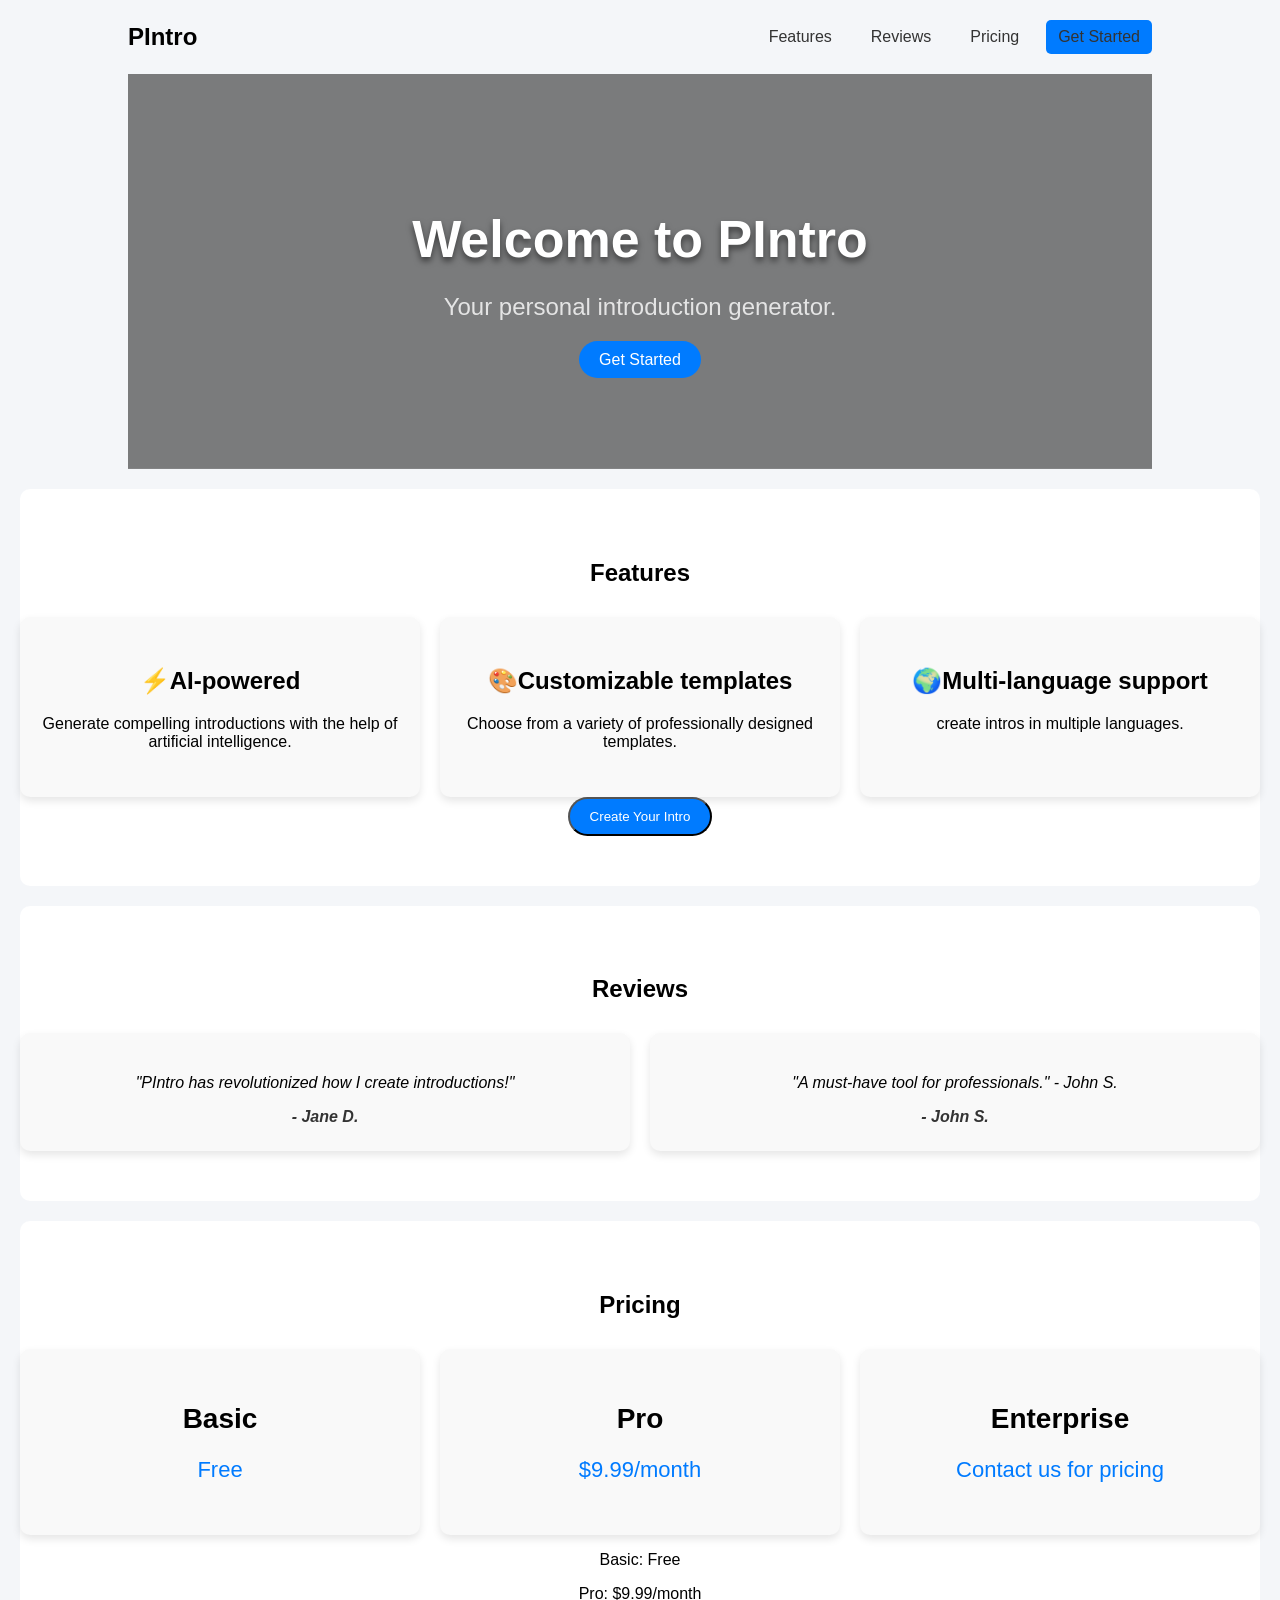
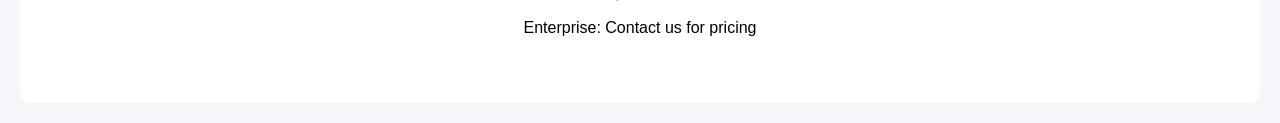
<file: index.html>
<!DOCTYPE html>
<html>
  <head>
    <meta charset="UTF-8">
    <meta name="viewport" content="width=device-width, initial-scale=1.0">
    <title>PIntro - AI Powered Personal Introductions</title>
    <link rel="stylesheet" href="styles.css">
    <link rel="icon" type="image/png" href="https://i.ibb.co/tT3RMyHw/favicon.png">
  </head>
<body>
  <div class="container">

    <div class="navbar">
     <div class="logo">PIntro</div>
      <div class="nav-links">
        <a href="#features">Features</a>
       <a href="#testimonials">Reviews</a>
       <a href="#pricing">Pricing</a>
       <a href="#" id="getStartedBtn" class="cta">Get Started</a>
    </div>
    </div>
    <div class="hero">
      <h1>Welcome to PIntro</h1>
      <p>Your personal introduction generator.</p>
      <a href="#" id="getStartedBtn" class="cta">Get Started</a>
    </div>

  </div>
  <section id="features">
    <h2>Features</h2>
    <div class="features-container">
    <div class="features-box">
      <h1>⚡AI-powered</h1>
      <p>Generate compelling introductions with the help of artificial intelligence.</p>
      </div>

      <div class="features-box">
      <h1>🎨Customizable templates</h1>
      <p>Choose from a variety of professionally designed templates.</p>
      </div>

      <div class="features-box">
      <h1>🌍Multi-language support</h1>
      <p>create intros in multiple languages.</p>
      </div>
      </div>
      <button id="launchBot" class="cta">Create Your Intro</button>
  </section>
  <section id="testimonials">
    <h2>Reviews</h2>
    <div class="testimonials-container">
      <div class="testimonial-card">
        <p>"PIntro has revolutionized how I create introductions!" </p>
        <span>- Jane D.</span>
      </div>
      <div class="testimonial-card">
        <p>"A must-have tool for professionals." - John S.</p>
        <span>- John S.</span>
      </div>
    </div>
  </section>
  <section id="pricing">
    <h2>Pricing</h2>
    <div class="pricing-container">
      <div class="pricing-card">
        <h1>Basic</h1>
        <p>Free</p>
      </div>
      <div class="pricing-card">
        <h1>Pro</h1>
        <p>$9.99/month</p>
      </div>
      <div class="pricing-card">
        <h1>Enterprise</h1>
        <p>Contact us for pricing</p>
      </div>
    </div>
    <p>Basic: Free</p>
    <p>Pro: $9.99/month</p>
    <p>Enterprise: Contact us for pricing</p>
  </section>
  <!-- Intro Generator Modal -->
<div id="introModal" class="modal">
  <div class="modal-content">
    <span class="close">&times;</span>
    <h2>Create Your Intro</h2>
    <form id="introForm">
      <label for="name">Your Name:</label>
      <input type="text" id="name" required>

      <label for="role">Your Role/Profession:</label>
      <input type="text" id="role" required>

      <label for="style">Style:</label>
      <select id="style">
        <option value="professional">Professional</option>
        <option value="casual">Casual</option>
        <option value="creative">Creative</option>
      </select>

      <button type="submit" class="cta">Generate Intro</button>
    </form>
    <div id="introOutput"></div>
  </div>
</div>
<script src="script.js"></script>

</body>
  </html>
</file>
<file: styles.css>
body {
        font-family: Arial, sans-serif;
        margin: 0;
        padding: 0;
        background-color: #f4f6f9;
      }
      .logo {
        font-size: 24px;
        font-weight: bold;
      }
      .container {
        width: 80%;
        margin: auto;
      }
      .navbar {
        display: flex;
        justify-content: space-between;
        align-items: center;
        padding: 20px 0;
        flex-wrap: wrap;
      }
      .nav-links {
        display: flex;
        align-items: center;
        gap: 15px;
        flex-wrap: wrap;
      }
      .nav-links a {
        padding: 8px 12px;
        border-radius: 5px;
        transition: 0.3s;
        text-decoration: none;
        color: #333;
      }
      .nav-links a:hover {
        color: #007BFF;
        background-color: rgba(0, 123, 255, 0.1);
      }
      .cta {
        background-color: #007BFF;
        color: white;
        padding: 10px 20px;
        border-radius: 30px;
        text-decoration: none;
        transition: 0.3s;
      }
      .cta:hover {
        background-color: #0056b3;
        transform: scale(1.05);
      }
      .hero {
        text-align: center;
        padding: 100px 20px;
        background: linear-gradient(rgba(0, 0, 0, 0.5), rgba(0, 0, 0, 0.5)), url('https://images.unsplash.com/photo-1522202176988-66273c2fd55f');
        background-size: cover;
        background-position: center;
        color: white;
      }
      .hero h1 {
        font-size: 52px;
        margin-bottom: 20px;
        font-weight: bold;
        text-shadow:  0px 4px 6px rgba(0, 0, 0, 0.5);
      }
      .hero p {
        font-size: 24px;
        margin-bottom: 30px;
        opacity: 0.8;
      }
      section {
        padding: 50px 0;
        text-align: center;
        background-color: white;
        margin: 20px;
        border-radius: 10px;
      }
      .features{
        width: 80%;
        margin: 10px;
        padding: 20px;
        background-color: #f9f9f9;
        border-radius: 10px;
        transition: 0.3s;
        text-decoration: none;
      }
      .features-container {
        display: flex;
        justify-content: space-around;
        margin-top: 30px;
        flex-wrap: wrap;
        gap: 20px;
      }
        .features-box {
          flex: 1 1 250px;
          padding: 30px 20px;
          background-color: #f9f9f9;
          border-radius: 10px;
          box-shadow: 0 4px 8px rgba(0, 0, 0, 0.1);
          transition: 0.3s;
        }
        .testimonials-container {
          display: flex;
          justify-content: center;
          gap: 20px;
          margin-top: 30px;
          flex-wrap: wrap;
        }
        .testimonial-card {
          flex: 1 1 300px;
          padding: 25px 20px;
          background-color: #f9f9f9;
          border-radius: 10px;
          box-shadow: 0 4px 8px rgba(0, 0, 0, 0.1);
          text-align: center;
          font-style: italic;
        }
        .testimonial-card span {
          display: block;
          margin-top: 10px;
          font-weight: bold;
          color: #333;
        }
        .pricing-container {
          display: flex;
          justify-content: center;
          gap: 20px;
          margin-top: 30px;
          flex-wrap: wrap;
        }
        .pricing-card {
          flex: 1 1 250px;
          padding: 30px 20px;
          background-color: #f9f9f9;
          border-radius: 10px;
          box-shadow: 0 4px 8px rgba(0, 0, 0, 0.1);
          text-align: center;
          transition: 0.3s;
        }
        .pricing-card:hover {
          transform: scale(1.05);
        }
        .pricing-card h1 {
          font-size: 28px;
          margin-bottom: 10px;
          font-weight: bold;
        }
        .pricing-card p {
          font-size: 22px;
          color: #007BFF;
        }
        .modal {
  display: none; 
  position: fixed; 
  z-index: 1000; 
  left: 0; top: 0;
  width: 100%; height: 100%;
  background: rgba(0,0,0,0.6);
}

.modal-content {
  background: #fff;
  margin: 10% auto;
  padding: 2rem;
  border-radius: 8px;
  width: 80%;
  max-width: 500px;
}

.close {
  float: right;
  font-size: 1.5rem;
  cursor: pointer;
}
      @media (max-width: 768px) {
        .navbar {
          flex-direction: column;
          align-items: flex-start;
        }
        .nav-links {
          margin-top: 10px;
          width: 100%;
          justify-content: space-between;
        }
        .nav-links a {
          margin-left: 0;
          flex: 1;
          text-align: center;
        }
        .hero{
          padding: 50px 20px;
        }
          .hero h1 {
            font-size: 36px;
          }
          .hero p {
            font-size: 18px;
          }

      }
</file>
